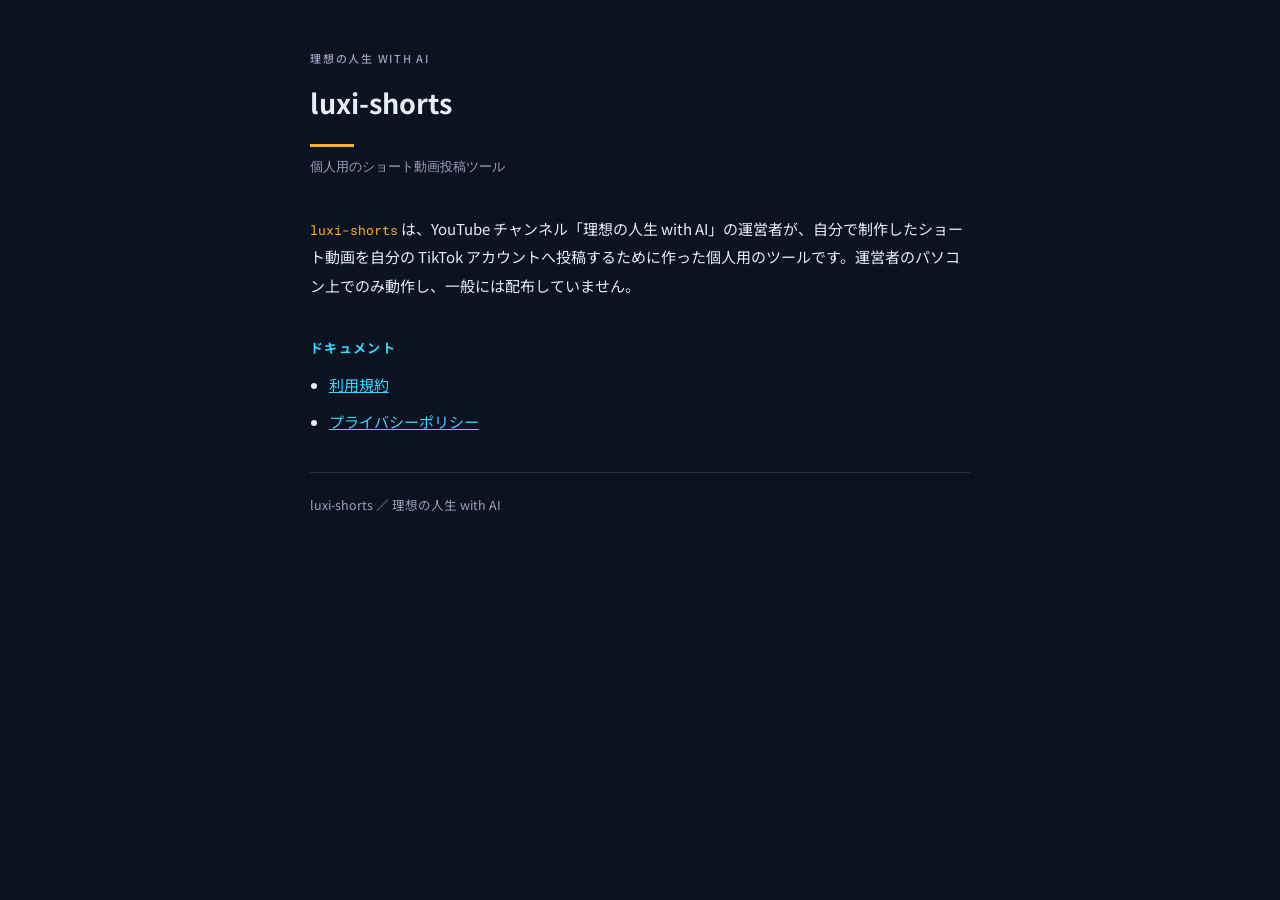
<file: index.html>
<!doctype html>
<html lang="ja">
<head>
<meta charset="utf-8">
<meta name="viewport" content="width=device-width, initial-scale=1">
<title>luxi-shorts</title>
<link rel="preconnect" href="https://fonts.googleapis.com">
<link rel="preconnect" href="https://fonts.gstatic.com" crossorigin>
<link rel="stylesheet" href="https://fonts.googleapis.com/css2?family=Noto+Sans+JP:wght@400;500;700&family=Roboto+Mono:wght@400&display=swap">
<link rel="stylesheet" href="./_style.css">
</head>
<body>
<div class="doc">
  <header>
    <span class="eyebrow">理想の人生 with AI</span>
    <h1>luxi-shorts<span class="rule"></span></h1>
    <p class="meta">個人用のショート動画投稿ツール</p>
  </header>

  <section>
    <p><code>luxi-shorts</code> は、YouTube チャンネル「理想の人生 with AI」の運営者が、自分で制作したショート動画を自分の TikTok アカウントへ投稿するために作った個人用のツールです。運営者のパソコン上でのみ動作し、一般には配布していません。</p>
  </section>

  <section>
    <h2>ドキュメント</h2>
    <ul>
      <li><a href="./terms.html">利用規約</a></li>
      <li><a href="./privacy.html">プライバシーポリシー</a></li>
    </ul>
  </section>

  <footer><p>luxi-shorts ／ 理想の人生 with AI</p></footer>
</div>
</body>
</html>
</file>
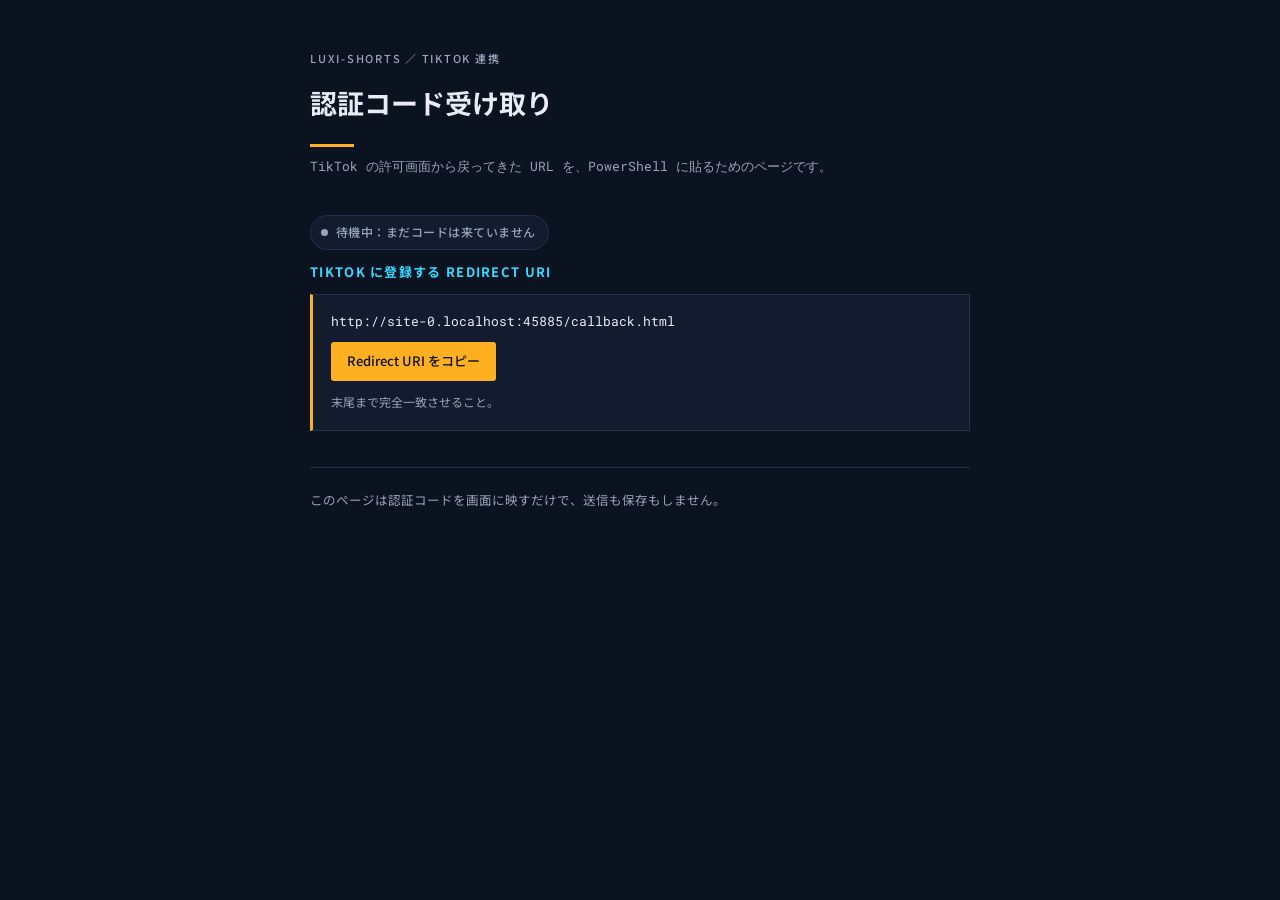
<file: callback.html>
<!doctype html>
<html lang="ja">
<head>
<meta charset="utf-8">
<meta name="viewport" content="width=device-width, initial-scale=1">
<title>認証コード受け取り｜luxi-shorts</title>
<link rel="preconnect" href="https://fonts.googleapis.com">
<link rel="preconnect" href="https://fonts.gstatic.com" crossorigin>
<link rel="stylesheet" href="https://fonts.googleapis.com/css2?family=Noto+Sans+JP:wght@400;500;700&family=Roboto+Mono:wght@400;500&display=swap">
<link rel="stylesheet" href="./_style.css">
<style>
  .status {
    display: inline-flex; align-items: center; gap: 8px; align-self: flex-start;
    font-size: 12px; font-weight: 500; letter-spacing: .04em;
    padding: 5px 12px 5px 10px; border-radius: 999px;
    border: 1px solid var(--navy-line); background: var(--navy-raised); color: var(--ink-dim);
  }
  .status::before { content: ""; width: 7px; height: 7px; border-radius: 50%; background: currentColor; }
  .status.ok { color: #4ED6A1; border-color: #2c5f4d; }
  .status.err { color: #FF6B5A; border-color: #6b332c; }
  .value {
    display: flex; flex-direction: column; gap: 10px;
    background: var(--navy-raised); border: 1px solid var(--navy-line);
    border-left: 3px solid var(--amber); padding: 16px 18px;
  }
  .value.quiet { border-left-color: var(--navy-line); }
  .value code { font-size: 13px; line-height: 1.6; word-break: break-all; color: var(--ink); user-select: all; }
  .caption { font-size: 12px; color: var(--ink-dim); }
  button.copy {
    align-self: flex-start; font: inherit; font-size: 13px; font-weight: 500;
    color: var(--navy); background: var(--amber); border: 0; border-radius: 3px;
    padding: 7px 16px; cursor: pointer;
  }
  button.copy.sec { background: transparent; color: var(--cyan); border: 1px solid var(--navy-line); }
  button.copy:focus-visible { outline: 2px solid var(--cyan); outline-offset: 2px; }
  [hidden] { display: none !important; }
</style>
</head>
<body>
<div class="doc">
  <header>
    <span class="eyebrow">luxi-shorts ／ TikTok 連携</span>
    <h1>認証コード受け取り<span class="rule"></span></h1>
    <p class="meta" id="lede">TikTok の許可画面から戻ってきた URL を、PowerShell に貼るためのページです。</p>
  </header>

  <section id="got" hidden>
    <span class="status ok">認証コードを受け取りました</span>
    <h2>これを丸ごとコピーして PowerShell に貼る</h2>
    <div class="value">
      <code id="fullUrl"></code>
      <button class="copy" id="copyUrl" type="button">URL をコピー</button>
    </div>
    <div class="value quiet">
      <span class="caption">code（URL がうまく貼れないときはこちらだけでも通ります）</span>
      <code id="codeOnly"></code>
      <button class="copy sec" id="copyCode" type="button">code だけコピー</button>
    </div>
    <p class="caption">コードは一度きり・数分で失効します。失効したら <code>python tiktok.py --auth</code> をやり直してください。</p>
  </section>

  <section id="failed" hidden>
    <span class="status err">TikTok 側で許可されませんでした</span>
    <div class="value" style="border-left-color:#FF6B5A;">
      <code id="errText"></code>
      <span class="caption">よくある原因：許可画面でキャンセルした／スコープが付いていない／Redirect URI が登録値と違う。</span>
    </div>
  </section>

  <section id="idle" hidden>
    <span class="status">待機中：まだコードは来ていません</span>
    <h2>TikTok に登録する Redirect URI</h2>
    <div class="value">
      <code id="selfUri"></code>
      <button class="copy" id="copySelf" type="button">Redirect URI をコピー</button>
      <span class="caption">末尾まで完全一致させること。</span>
    </div>
  </section>

  <footer>
    <p>このページは認証コードを画面に映すだけで、送信も保存もしません。</p>
  </footer>
</div>

<script>
(function () {
  var p = new URLSearchParams(location.search);
  var code = p.get("code"), error = p.get("error");
  var show = function (id) { document.getElementById(id).hidden = false; };
  var selfUri = location.origin + location.pathname;
  document.getElementById("selfUri").textContent = selfUri;

  if (code) {
    document.getElementById("fullUrl").textContent = location.href;
    document.getElementById("codeOnly").textContent = code;
    document.getElementById("lede").textContent = "許可が下りました。下の URL をコピーして「戻り先 URL:」に貼ってください。";
    show("got");
  } else if (error) {
    document.getElementById("errText").textContent = error + (p.get("error_description") ? " — " + p.get("error_description") : "");
    show("failed");
  } else { show("idle"); }

  var bind = function (id, get) {
    var b = document.getElementById(id); if (!b) return;
    var o = b.textContent;
    b.addEventListener("click", function () {
      var done = function (ok) { b.textContent = ok ? "コピーしました" : "手で選択してください"; setTimeout(function(){ b.textContent = o; }, 2000); };
      if (navigator.clipboard && navigator.clipboard.writeText) {
        navigator.clipboard.writeText(get()).then(function(){done(true);}, function(){done(false);});
      } else { done(false); }
    });
  };
  bind("copyUrl", function () { return location.href; });
  bind("copyCode", function () { return code || ""; });
  bind("copySelf", function () { return selfUri; });
})();
</script>
</body>
</html>
</file>
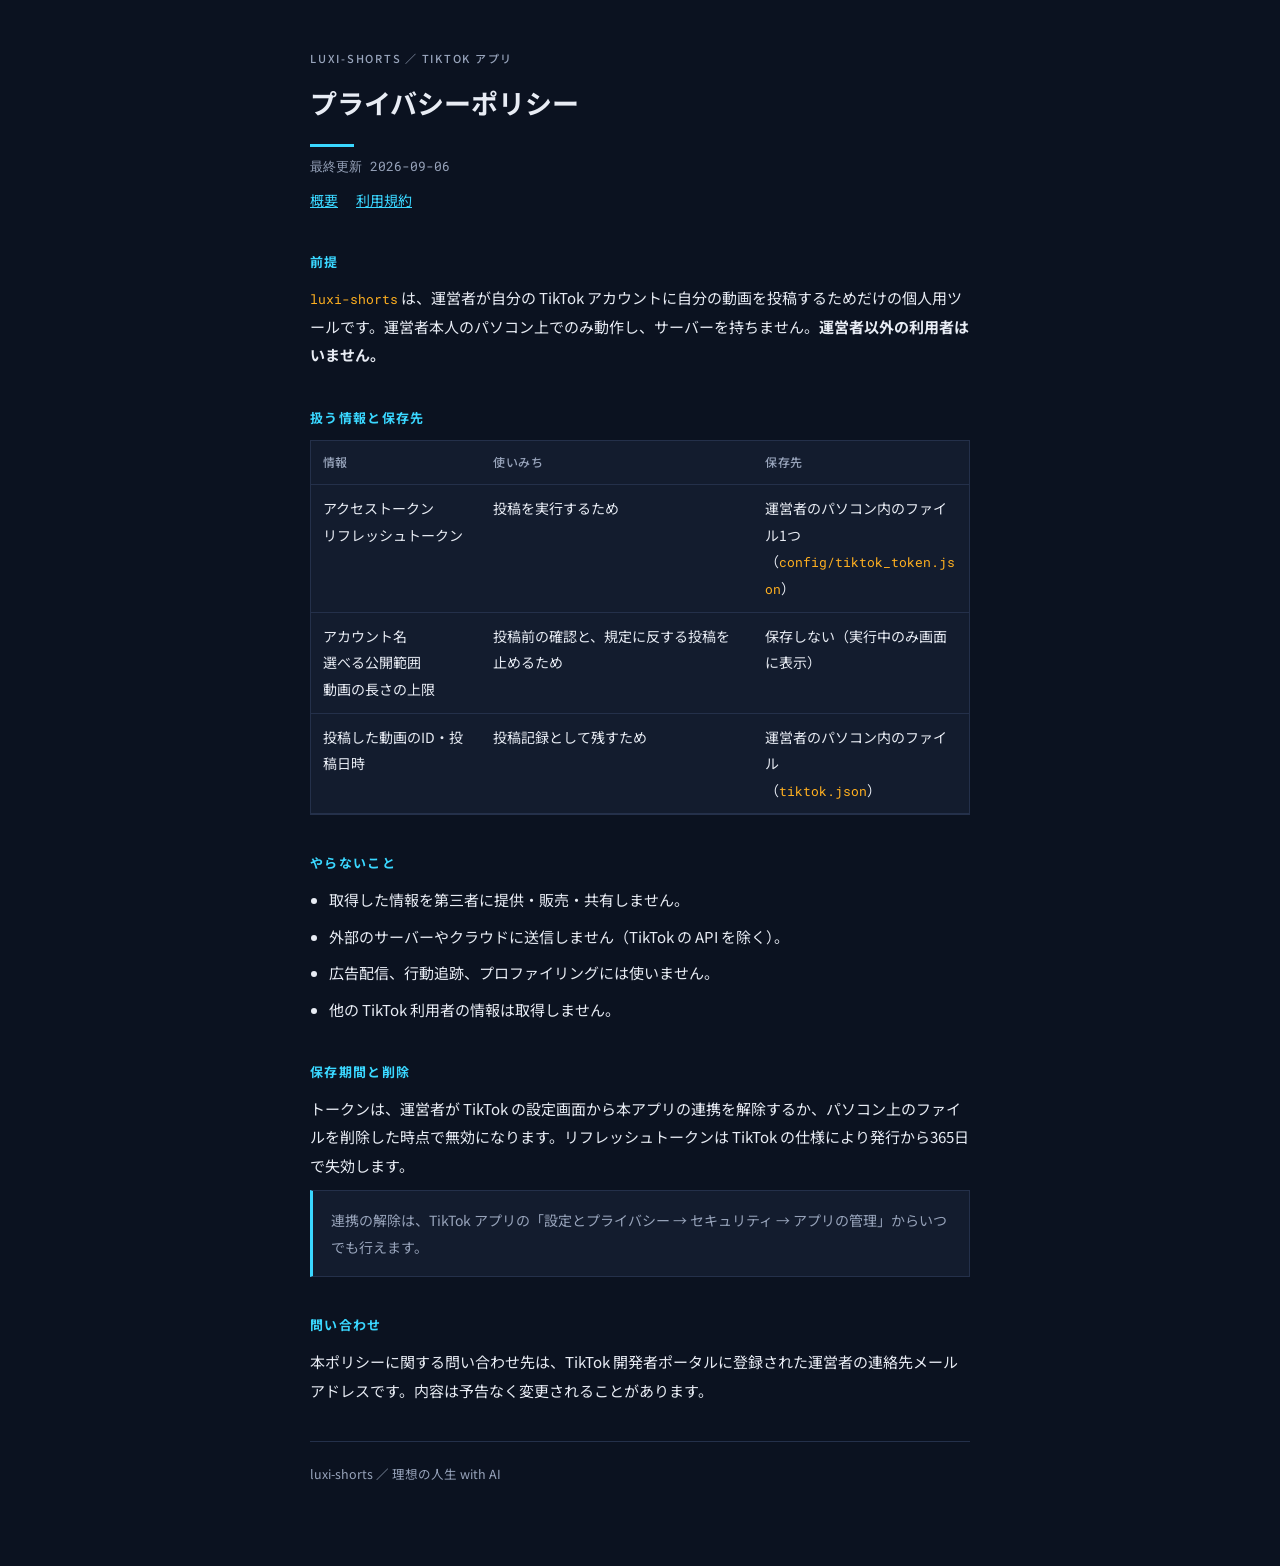
<file: privacy.html>
<!doctype html>
<html lang="ja">
<head>
<meta charset="utf-8">
<meta name="viewport" content="width=device-width, initial-scale=1">
<title>プライバシーポリシー｜luxi-shorts</title>
<link rel="preconnect" href="https://fonts.googleapis.com">
<link rel="preconnect" href="https://fonts.gstatic.com" crossorigin>
<link rel="stylesheet" href="https://fonts.googleapis.com/css2?family=Noto+Sans+JP:wght@400;500;700&family=Roboto+Mono:wght@400&display=swap">
<link rel="stylesheet" href="./_style.css">
</head>
<body>
<div class="doc">
  <header>
    <span class="eyebrow">luxi-shorts ／ TikTok アプリ</span>
    <h1 class="cyan">プライバシーポリシー<span class="rule"></span></h1>
    <p class="meta">最終更新 2026-09-06</p>
    <nav><a href="./">概要</a><a href="./terms.html">利用規約</a></nav>
  </header>

  <section>
    <h2>前提</h2>
    <p><code>luxi-shorts</code> は、運営者が自分の TikTok アカウントに自分の動画を投稿するためだけの個人用ツールです。運営者本人のパソコン上でのみ動作し、サーバーを持ちません。<strong>運営者以外の利用者はいません。</strong></p>
  </section>

  <section>
    <h2>扱う情報と保存先</h2>
    <div class="wrap">
      <table>
        <thead><tr><th>情報</th><th>使いみち</th><th>保存先</th></tr></thead>
        <tbody>
          <tr>
            <td>アクセストークン<br>リフレッシュトークン</td>
            <td>投稿を実行するため</td>
            <td>運営者のパソコン内のファイル1つ<br>（<code>config/tiktok_token.json</code>）</td>
          </tr>
          <tr>
            <td>アカウント名<br>選べる公開範囲<br>動画の長さの上限</td>
            <td>投稿前の確認と、規定に反する投稿を止めるため</td>
            <td>保存しない（実行中のみ画面に表示）</td>
          </tr>
          <tr>
            <td>投稿した動画のID・投稿日時</td>
            <td>投稿記録として残すため</td>
            <td>運営者のパソコン内のファイル<br>（<code>tiktok.json</code>）</td>
          </tr>
        </tbody>
      </table>
    </div>
  </section>

  <section>
    <h2>やらないこと</h2>
    <ul>
      <li>取得した情報を第三者に提供・販売・共有しません。</li>
      <li>外部のサーバーやクラウドに送信しません（TikTok の API を除く）。</li>
      <li>広告配信、行動追跡、プロファイリングには使いません。</li>
      <li>他の TikTok 利用者の情報は取得しません。</li>
    </ul>
  </section>

  <section>
    <h2>保存期間と削除</h2>
    <p>トークンは、運営者が TikTok の設定画面から本アプリの連携を解除するか、パソコン上のファイルを削除した時点で無効になります。リフレッシュトークンは TikTok の仕様により発行から365日で失効します。</p>
    <div class="note cyan">連携の解除は、TikTok アプリの「設定とプライバシー → セキュリティ → アプリの管理」からいつでも行えます。</div>
  </section>

  <section>
    <h2>問い合わせ</h2>
    <p>本ポリシーに関する問い合わせ先は、TikTok 開発者ポータルに登録された運営者の連絡先メールアドレスです。内容は予告なく変更されることがあります。</p>
  </section>

  <footer><p>luxi-shorts ／ 理想の人生 with AI</p></footer>
</div>
</body>
</html>
</file>
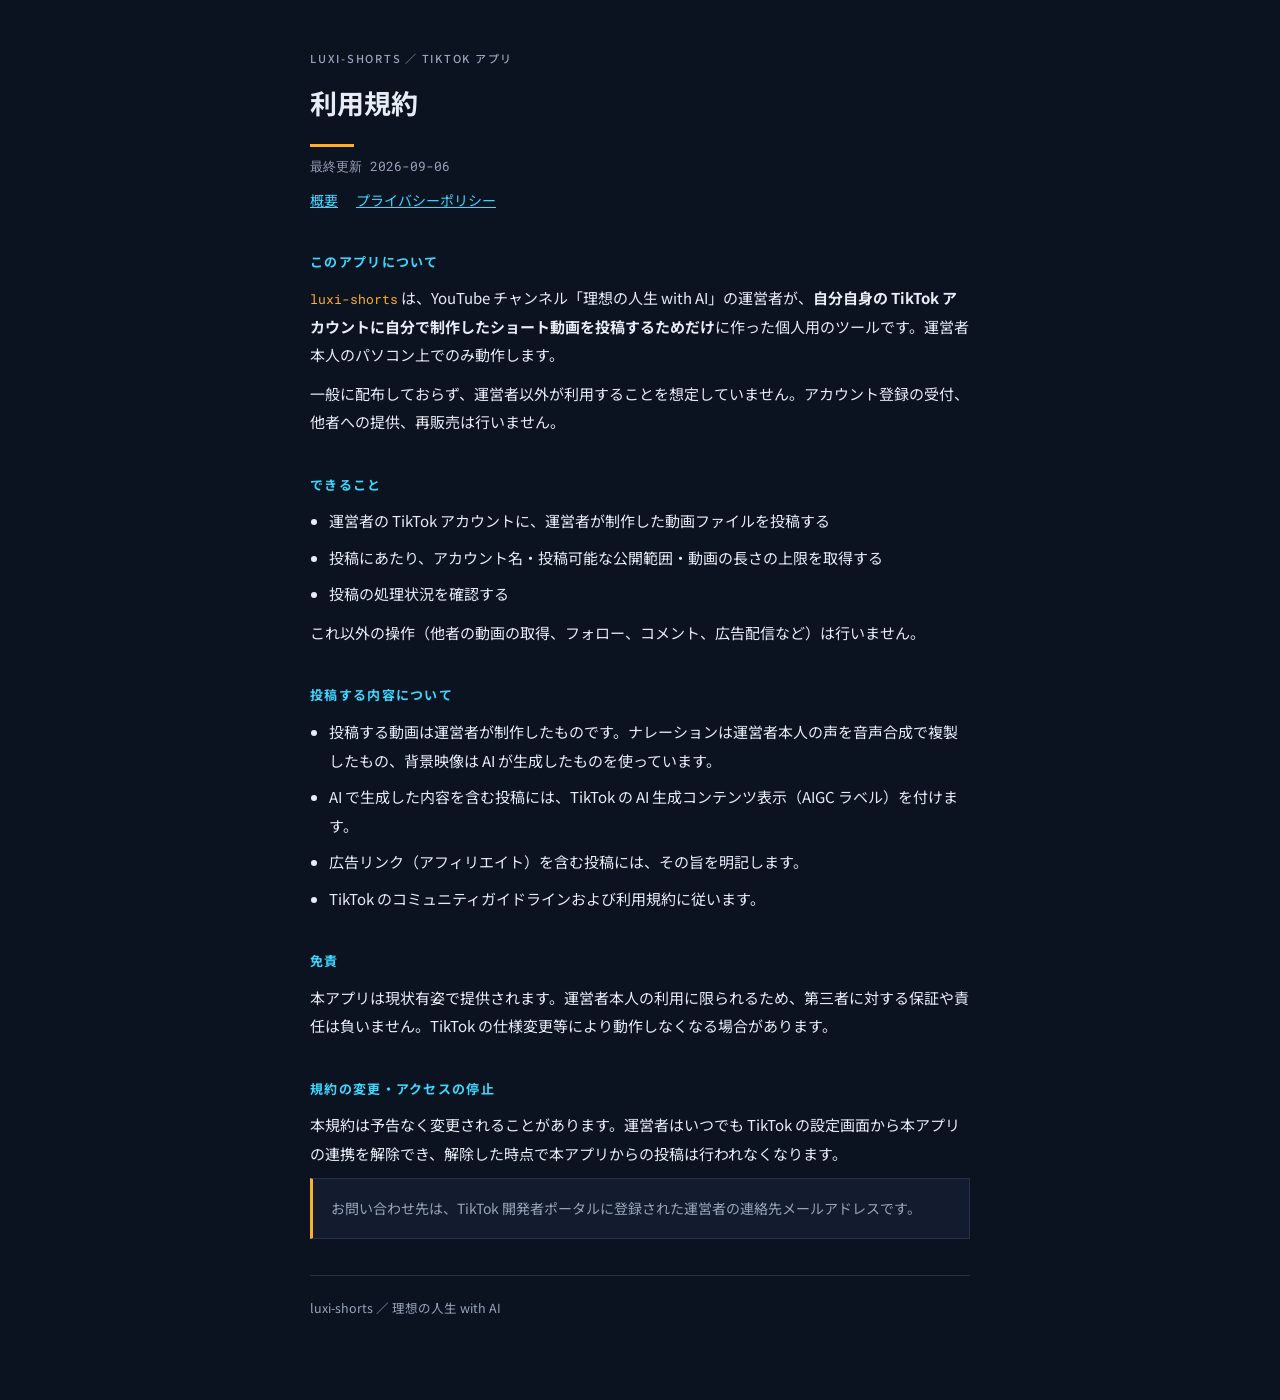
<file: terms.html>
<!doctype html>
<html lang="ja">
<head>
<meta charset="utf-8">
<meta name="viewport" content="width=device-width, initial-scale=1">
<title>利用規約｜luxi-shorts</title>
<link rel="preconnect" href="https://fonts.googleapis.com">
<link rel="preconnect" href="https://fonts.gstatic.com" crossorigin>
<link rel="stylesheet" href="https://fonts.googleapis.com/css2?family=Noto+Sans+JP:wght@400;500;700&family=Roboto+Mono:wght@400&display=swap">
<link rel="stylesheet" href="./_style.css">
</head>
<body>
<div class="doc">
  <header>
    <span class="eyebrow">luxi-shorts ／ TikTok アプリ</span>
    <h1>利用規約<span class="rule"></span></h1>
    <p class="meta">最終更新 2026-09-06</p>
    <nav><a href="./">概要</a><a href="./privacy.html">プライバシーポリシー</a></nav>
  </header>

  <section>
    <h2>このアプリについて</h2>
    <p><code>luxi-shorts</code> は、YouTube チャンネル「理想の人生 with AI」の運営者が、<strong>自分自身の TikTok アカウントに自分で制作したショート動画を投稿するためだけ</strong>に作った個人用のツールです。運営者本人のパソコン上でのみ動作します。</p>
    <p>一般に配布しておらず、運営者以外が利用することを想定していません。アカウント登録の受付、他者への提供、再販売は行いません。</p>
  </section>

  <section>
    <h2>できること</h2>
    <ul>
      <li>運営者の TikTok アカウントに、運営者が制作した動画ファイルを投稿する</li>
      <li>投稿にあたり、アカウント名・投稿可能な公開範囲・動画の長さの上限を取得する</li>
      <li>投稿の処理状況を確認する</li>
    </ul>
    <p>これ以外の操作（他者の動画の取得、フォロー、コメント、広告配信など）は行いません。</p>
  </section>

  <section>
    <h2>投稿する内容について</h2>
    <ul>
      <li>投稿する動画は運営者が制作したものです。ナレーションは運営者本人の声を音声合成で複製したもの、背景映像は AI が生成したものを使っています。</li>
      <li>AI で生成した内容を含む投稿には、TikTok の AI 生成コンテンツ表示（AIGC ラベル）を付けます。</li>
      <li>広告リンク（アフィリエイト）を含む投稿には、その旨を明記します。</li>
      <li>TikTok のコミュニティガイドラインおよび利用規約に従います。</li>
    </ul>
  </section>

  <section>
    <h2>免責</h2>
    <p>本アプリは現状有姿で提供されます。運営者本人の利用に限られるため、第三者に対する保証や責任は負いません。TikTok の仕様変更等により動作しなくなる場合があります。</p>
  </section>

  <section>
    <h2>規約の変更・アクセスの停止</h2>
    <p>本規約は予告なく変更されることがあります。運営者はいつでも TikTok の設定画面から本アプリの連携を解除でき、解除した時点で本アプリからの投稿は行われなくなります。</p>
    <div class="note">お問い合わせ先は、TikTok 開発者ポータルに登録された運営者の連絡先メールアドレスです。</div>
  </section>

  <footer><p>luxi-shorts ／ 理想の人生 with AI</p></footer>
</div>
</body>
</html>
</file>
<file: _style.css>
:root {
  --navy: #0B1220; --navy-raised: #131C2E; --navy-line: #24304a;
  --amber: #FFB020; --cyan: #3AD7FF; --ink: #E8ECF4; --ink-dim: #98A4BB;
  --sans: "Noto Sans JP", system-ui, -apple-system, "Segoe UI", "Hiragino Kaku Gothic ProN", "Yu Gothic", sans-serif;
  --mono: "Roboto Mono", ui-monospace, Consolas, monospace;
}
* { box-sizing: border-box; }
body {
  background: var(--navy); color: var(--ink); font-family: var(--sans);
  font-size: 15px; line-height: 1.9; margin: 0; padding: 48px 20px 80px;
  display: flex; justify-content: center;
}
.doc { width: 100%; max-width: 660px; display: flex; flex-direction: column; gap: 36px; }
header { display: flex; flex-direction: column; gap: 8px; }
.eyebrow { font-size: 11px; letter-spacing: .16em; text-transform: uppercase; color: var(--ink-dim); font-weight: 500; }
h1 { font-size: 27px; font-weight: 700; margin: 0; text-wrap: balance; }
h1 .rule { display: block; width: 44px; height: 3px; background: var(--amber); margin-top: 16px; }
h1.cyan .rule { background: var(--cyan); }
.meta { font-size: 12.5px; color: var(--ink-dim); font-family: var(--mono); margin: 0; }
section { display: flex; flex-direction: column; gap: 10px; }
h2 { font-size: 13px; font-weight: 700; letter-spacing: .1em; color: var(--cyan); margin: 0; text-transform: uppercase; }
p, li { margin: 0; max-width: 44em; }
ul { margin: 0; padding-left: 1.25em; display: flex; flex-direction: column; gap: 8px; }
table { border-collapse: collapse; width: 100%; font-size: 14px; }
th, td { text-align: left; padding: 10px 12px; border-bottom: 1px solid var(--navy-line); vertical-align: top; }
th { color: var(--ink-dim); font-weight: 500; font-size: 12px; letter-spacing: .04em; white-space: nowrap; }
.wrap { overflow-x: auto; border: 1px solid var(--navy-line); background: var(--navy-raised); }
.note {
  background: var(--navy-raised); border: 1px solid var(--navy-line);
  border-left: 3px solid var(--amber); padding: 16px 18px; color: var(--ink-dim); font-size: 14px;
}
.note.cyan { border-left-color: var(--cyan); }
code { font-family: var(--mono); font-size: 13px; color: var(--amber); word-break: break-all; }
a { color: var(--cyan); }
nav { display: flex; gap: 18px; font-size: 14px; }
footer { border-top: 1px solid var(--navy-line); padding-top: 20px; font-size: 12.5px; color: var(--ink-dim); }
img.mark { width: 72px; height: 72px; border-radius: 12px; }
</file>
